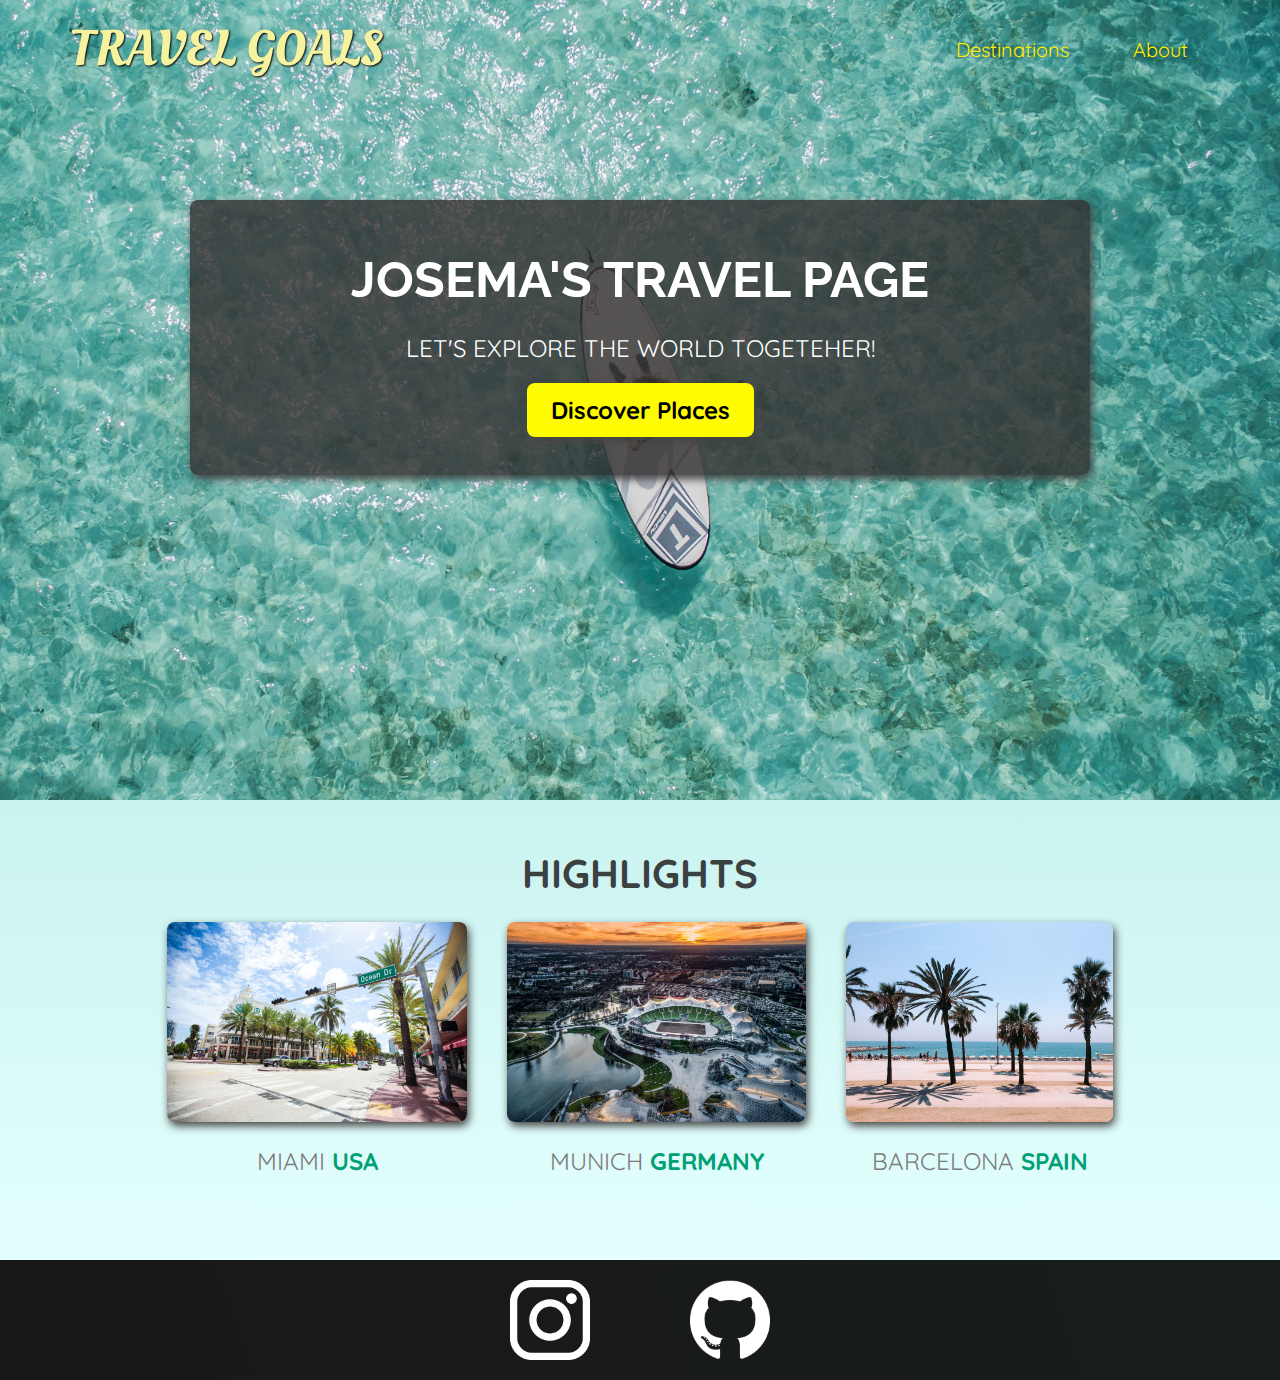
<file: index.html>
<!DOCTYPE html>
<html lang="en">
  <head>
    <meta charset="UTF-8" />
    <link
      href="https://fonts.googleapis.com/css2?family=Raleway:wght@700&family=Oleo+Script:wght@700&family=Quicksand:wght@300;500;700&display=swap"
      rel="stylesheet"
    />
    <link href="/shared.css" rel="stylesheet" />
    <link href="/styles.css" rel="stylesheet" />
    <title>Travel Goals</title>
  </head>
  <body>
    <header>
      <div id="page-logo">
        <a href="/index.html">Travel Goals </a>
      </div>
      <nav>
        <ul>
          <li>
            <a href="/places.html">Destinations</a>
          </li>
          <li>
            <a href="/about.html">About</a>
          </li>
        </ul>
      </nav>
    </header>
    <main>
      <section id="hero">
        <div id="hero-content">
          <h1>Josema's Travel Page</h1>
          <p>Let's explore the world togeteher!</p>
          <a href="/places.html">Discover Places</a>
        </div>
      </section>
      <section id="highlights">
        <h2>Highlights</h2>
        <ul id="destinations">
          <li class="destination">
            <img src="/images\places\miami.jpg" alt="miami_photo" />
            <p>Miami <strong>USA</strong></p>
          </li>
          <li class="destination">
            <img src="/images\places\munich.jpg" alt="munich_photo" />
            <p>Munich <strong>Germany</strong></p>
          </li>
          <li class="destination">
            <img src="/images\places\barcelona.jpg" alt="bacelona_photo" />
            <p>Barcelona <strong>Spain</strong></p>
          </li>
        </ul>
      </section>
      <footer>
        <ul>
          <li>
            <a href="https://www.instagram.com/josemanuelmontano1996/"
              ><img src="/images\icons\insta.png" alt="instagram-logo"
            /></a>
          </li>
          <li>
            <a href="https://github.com/josemontano1996"
              ><img
                src="/images\icons\GitHub-Mark-Light-120px-plus.png"
                alt="github-logo"
            /></a>
          </li>
        </ul>
      </footer>
    </main>
  </body>
</html>
</file>
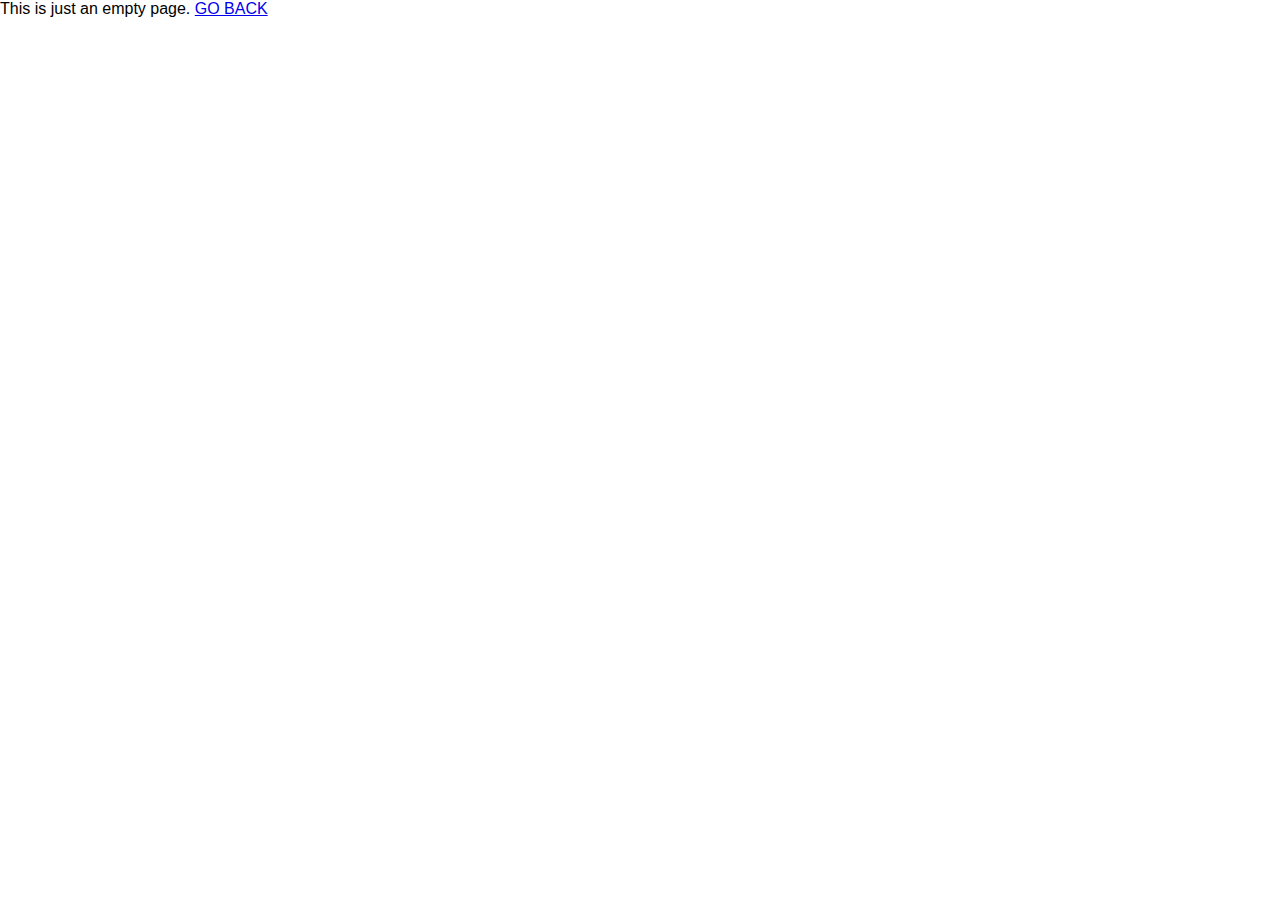
<file: about.html>
<!DOCTYPE html>
<html lang="en">
  <head>
    <meta charset="UTF-8" />
    <meta http-equiv="X-UA-Compatible" content="IE=edge" />
    <meta name="viewport" content="width=device-width, initial-scale=1.0" />
    <title>About</title>
    <link rel="stylesheet" href="/shared.css" />
  </head>
  <body>
    <main>This is just an empty page. <a href="/index.html">GO BACK</a></main>
  </body>
</html>
</file>
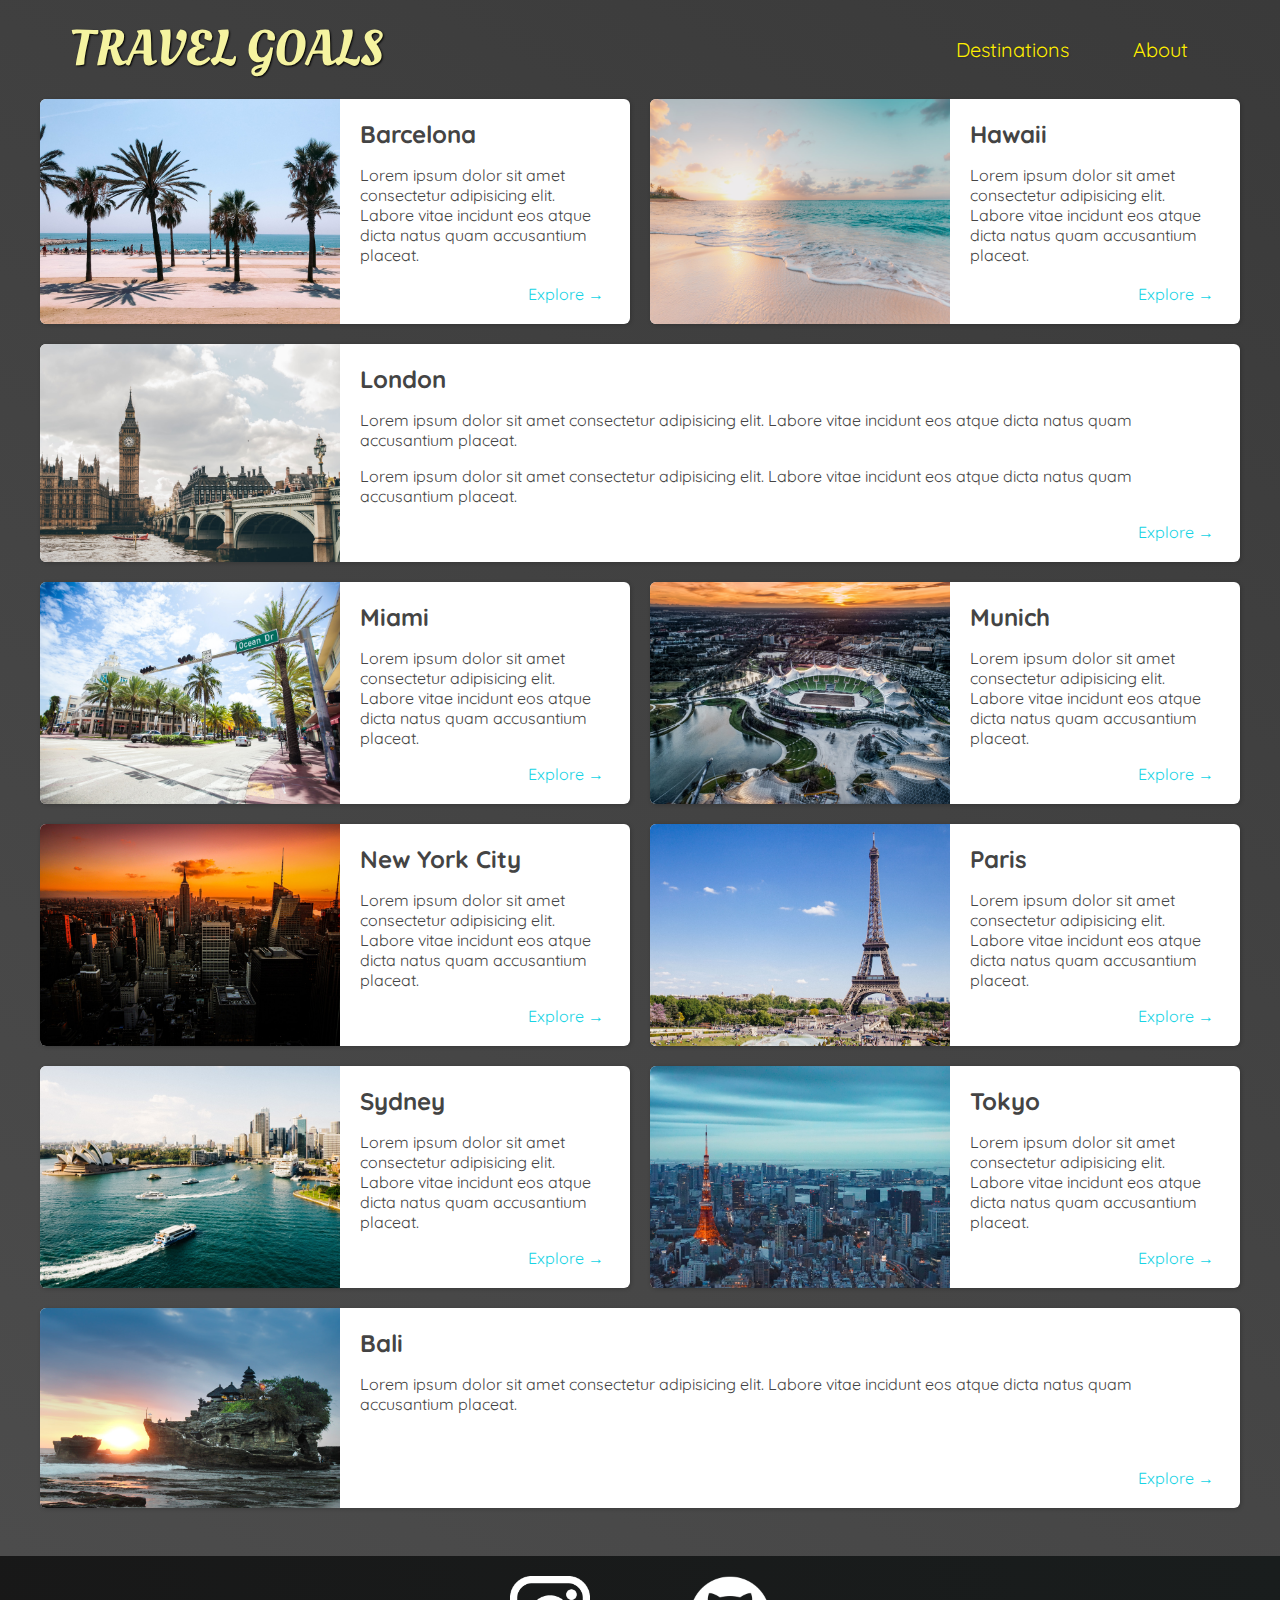
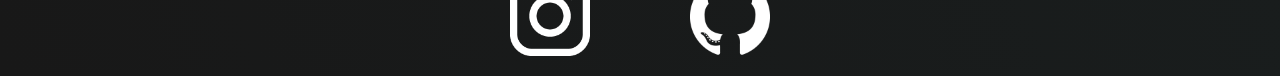
<file: places.html>
<!DOCTYPE html>
<html lang="eng">
  <head>
    <meta charset="UTF-8" />
    <link
      href="https://fonts.googleapis.com/css2?family=Raleway:wght@700&family=Oleo+Script:wght@700&family=Quicksand:wght@300;500;700&display=swap"
      rel="stylesheet"
    />
    <link rel="stylesheet" href="/shared.css" />
    <link rel="stylesheet" href="/places.css" />
    <title>Places</title>
  </head>
  <body>
    <header>
      <div id="page-logo"><a href="/index.html">Travel Goals</a></div>
      <nav>
        <ul>
          <li><a href="/places.html">Destinations</a></li>
          <li><a href="/about.html">About</a></li>
        </ul>
      </nav>
    </header>
    <main>
      <ul>
        <li>
          <img src="images/places/barcelona.jpg" alt="City of Barcelona" />
          <div class="item-content">
            <div>
              <h2>Barcelona</h2>
              <p>
                Lorem ipsum dolor sit amet consectetur adipisicing elit. Labore
                vitae incidunt eos atque dicta natus quam accusantium placeat.
              </p>
            </div>
            <div class="actions">
              <a href="https://en.wikipedia.org/wiki/Barcelona">Explore &#x2192</a>
            </div>
          </div>
        </li>
        <li>
          <img src="images/places/hawaii.jpg" alt="Hawaii beach" />
          <div class="item-content">
            <div>
              <h2>Hawaii</h2>
              <p>
                Lorem ipsum dolor sit amet consectetur adipisicing elit. Labore
                vitae incidunt eos atque dicta natus quam accusantium placeat.
              </p>
            </div>
            <div class="actions">
              <a href="hhttps://en.wikipedia.org/wiki/Hawaii">Explore &#x2192</a>
            </div>
          </div>
        </li>
        <li>
          <img src="images/places/london.jpg" alt="London city" />
          <div class="item-content">
            <div>
              <h2>London</h2>
              <p>
                Lorem ipsum dolor sit amet consectetur adipisicing elit. Labore
                vitae incidunt eos atque dicta natus quam accusantium placeat.
              </p>
              <p>
                Lorem ipsum dolor sit amet consectetur adipisicing elit. Labore
                vitae incidunt eos atque dicta natus quam accusantium placeat.
              </p>
            </div>
            <div class="actions">
              <a href="https://en.wikipedia.org/wiki/London">Explore &#x2192</a>
            </div>
          </div>
        </li>
        <li>
          <img src="images/places/miami.jpg" alt="Miami streets" />
          <div class="item-content">
            <div>
              <h2>Miami</h2>
              <p>
                Lorem ipsum dolor sit amet consectetur adipisicing elit. Labore
                vitae incidunt eos atque dicta natus quam accusantium placeat.
              </p>
            </div>
            <div class="actions">
              <a href="https://en.wikipedia.org/wiki/Miami">Explore &#x2192</a>
            </div>
          </div>
        </li>
        <li>
          <img src="images/places/munich.jpg" alt="Munich football stadium" />
          <div class="item-content">
            <div>
              <h2>Munich</h2>
              <p>
                Lorem ipsum dolor sit amet consectetur adipisicing elit. Labore
                vitae incidunt eos atque dicta natus quam accusantium placeat.
              </p>
            </div>
            <div class="actions">
              <a href="https://en.wikipedia.org/wiki/Munich">Explore &#x2192</a>
            </div>
          </div>
        </li>
        <li>
          <img src="images/places/new-york-city.jpg" alt="New York City skyline" />
          <div class="item-content">
            <div>
              <h2>New York City</h2>
              <p>
                Lorem ipsum dolor sit amet consectetur adipisicing elit. Labore
                vitae incidunt eos atque dicta natus quam accusantium placeat.
              </p>
            </div>
            <div class="actions">
              <a href="https://en.wikipedia.org/wiki/New_York_City"
                >Explore &#x2192</a
              >
            </div>
          </div>
        </li>
        <li>
          <img src="images/places/paris.jpg" alt="Paris city" />
          <div class="item-content">
            <div>
              <h2>Paris</h2>
              <p>
                Lorem ipsum dolor sit amet consectetur adipisicing elit. Labore
                vitae incidunt eos atque dicta natus quam accusantium placeat.
              </p>
            </div>
            <div class="actions">
              <a href="https://en.wikipedia.org/wiki/Paris">Explore &#x2192</a>
            </div>
          </div>
        </li>
        <li>
          <img src="images/places/sydney.jpg" alt="Sydney beach" />
          <div class="item-content">
            <div>
              <h2>Sydney</h2>
              <p>
                Lorem ipsum dolor sit amet consectetur adipisicing elit. Labore
                vitae incidunt eos atque dicta natus quam accusantium placeat.
              </p>
            </div>
            <div class="actions">
              <a href="https://en.wikipedia.org/wiki/Sydney">Explore &#x2192</a>
            </div>
          </div>
        </li>
        <li>
          <img src="images/places/tokyo.jpg" alt="Tokyo skyline" />
          <div class="item-content">
            <div>
              <h2>Tokyo</h2>
              <p>
                Lorem ipsum dolor sit amet consectetur adipisicing elit. Labore
                vitae incidunt eos atque dicta natus quam accusantium placeat.
              </p>
            </div>
            <div class="actions">
              <a href="https://en.wikipedia.org/wiki/Tokyo">Explore &#x2192</a>
            </div>
          </div>
        </li>
        <li>
          <img src="images/places/bali.jpg" alt="Bali beach" />
          <div class="item-content">
            <div>
              <h2>Bali</h2>
              <p>
                Lorem ipsum dolor sit amet consectetur adipisicing elit. Labore
                vitae incidunt eos atque dicta natus quam accusantium placeat.
              </p>
            </div>
            <div class="actions">
              <a href="https://en.wikipedia.org/wiki/Bali">Explore &#x2192</a>
            </div>
          </div>
        </li>
      </ul>
    </main>
    <footer>
      <footer>
        <ul>
          <li>
            <a href="https://www.instagram.com/josemanuelmontano1996/"
              ><img src="/images\icons\insta.png" alt="instagram-logo"
            /></a>
          </li>
          <li>
            <a href="https://github.com/josemontano1996"
              ><img
                src="/images\icons\GitHub-Mark-Light-120px-plus.png"
                alt="github-logo"
            /></a>
          </li>
        </ul>
      </footer>
    </footer>
  </body>
</html>
</file>
<file: shared.css>
body {
  font-family: "Quicksand", sans-serif;
  margin: 0;
}

#page-logo a {
  padding: 10px;
  font-family: "Oleo Script", sans-serif;
  color: rgb(245, 243, 160);
  font-size: 50px;
  text-decoration: none;
  text-transform: uppercase;
  text-shadow: 1px 1px 2px rgb(0, 0, 0);
}
ul {
  list-style: none;
  margin: 0;
  padding: 0;
}

header {
  display: flex;
  justify-content: space-between;
  align-items: center;
  padding: 15px 60px;
  position: absolute;
  width: 100%;
  box-sizing: border-box;
}

header ul {
  display: flex;
}
header li {
  margin: 20px;
}
header a {
  color: rgb(255, 238, 0);
  font-size: 20px;
  padding: 12px;
  text-shadow: 1px 1px 2px rgba(0, 0, 0, 0.2);
  border-radius: 8px;
  text-decoration: none;
}
li a:hover {
  background-color: rgb(255, 238, 0);
  color: rgb(0, 0, 0);
}

footer {
  background: linear-gradient(70deg, rgb(24, 24, 24), rgb(25, 29, 29));
}
footer ul {
  display: flex;
  justify-content: center;
  padding: 20px;
}
footer li {
  width: 80px;
  height: 80px;
  margin: 0 50px;
}
footer img {
  width: 100%;
  height: 100%;
}
</file>
<file: styles.css>
#hero {
  height: 800px;
  background-image: url("/images/places/ocean.jpg");
  background-position: center;
  background-size: cover;
}

#hero-content {
  width: 900px;
  background-color: rgba(51, 47, 47, 0.8);
  box-shadow: 2px 4px 8px rgb(68, 67, 67);
  border-radius: 8px;
  text-align: center;
  padding: 50px 0;
  margin: 0 auto;
  position: relative;
  top: 200px;
}
#hero-content h1 {
  color: white;
  text-transform: uppercase;
  font-size: 50px;
  font-family: "Raleway", sans-serif;
  margin: 0;
}
#hero-content p {
  color: white;
  text-transform: uppercase;
  font-size: 24px;
  font-weight: 300px;
  margin-bottom: 32px;
}
#hero-content a {
  text-decoration: none;
  background-color: rgb(255, 251, 0);
  padding: 12px 24px;
  color: black;
  font-size: 24px;
  font-weight: bold;
  border-radius: 8px;
  box-shadow: 2px 4px 8px rgb(68, 67, 67);
}
#hero-content a:hover {
  background-color: rgb(255, 238, 0);
  text-decoration: underline;
}
#highlights {
  padding: 24px;
  background: linear-gradient(0deg, rgb(227, 255, 253), rgb(202, 243, 240));
}
#highlights h2 {
  text-align: center;
  text-transform: uppercase;
  font-size: 40px;
  color: rgb(59, 65, 64);
  margin: 24px 0;
}
.destination img {
  height: 200px;
  width: 100%;
  box-shadow: 2px 4px 8px rgb(68, 67, 67);
  border-radius: 8px;
  object-fit: cover;
}
#destinations {
  display: flex;
  justify-content: center;
  width: 90%;
  margin: auto;
  margin-bottom: 40px;
}

.destination {
  margin: 0 20px;
}

.destination p {
  font-size: 24px;
  text-align: center;
  text-transform: uppercase;
  color: rgb(124, 123, 123);
  margin: 20px 0;
}
.destination strong {
  color: rgb(0, 160, 117);
}
</file>
<file: places.css>
body {
  background: linear-gradient(30deg, rgb(77, 77, 77), rgb(58, 58, 58));
  color: rgb(68, 68, 68);
}

header {
  position: static;
}
main ul {
  width: 1200px;
  margin: 0 auto 48px auto;
  display: grid;
  grid-template-columns: 1fr 1fr;
  gap: 20px 20px;
}

main li:nth-of-type(3) {
  grid-column: 1 / span 2;
}
main li:nth-of-type(10) {
  grid-column: 1 / span 2;
}
main li img {
  width: 300px;
  height: 100%;
  object-fit: cover;
}

main li {
  display: flex;
  background-color: white;
  box-shadow: 1px 1px 4px rgba(0, 0, 0, 0.2);
  border-radius: 6px;
  overflow: hidden;
}
.item-content {
  padding: 20px;
  display: flex;
  flex-direction: column;
  justify-content: space-between;
}
.item-content h2 {
  margin: 0;
}

.actions {
  text-align: right;
}
.actions a {
  text-decoration: none;
  padding: 6px;
  color: rgb(22, 211, 228);
  border-radius: 5px;
}
.actions a:hover {
  background-color: rgb(235, 253, 255);
}
</file>
